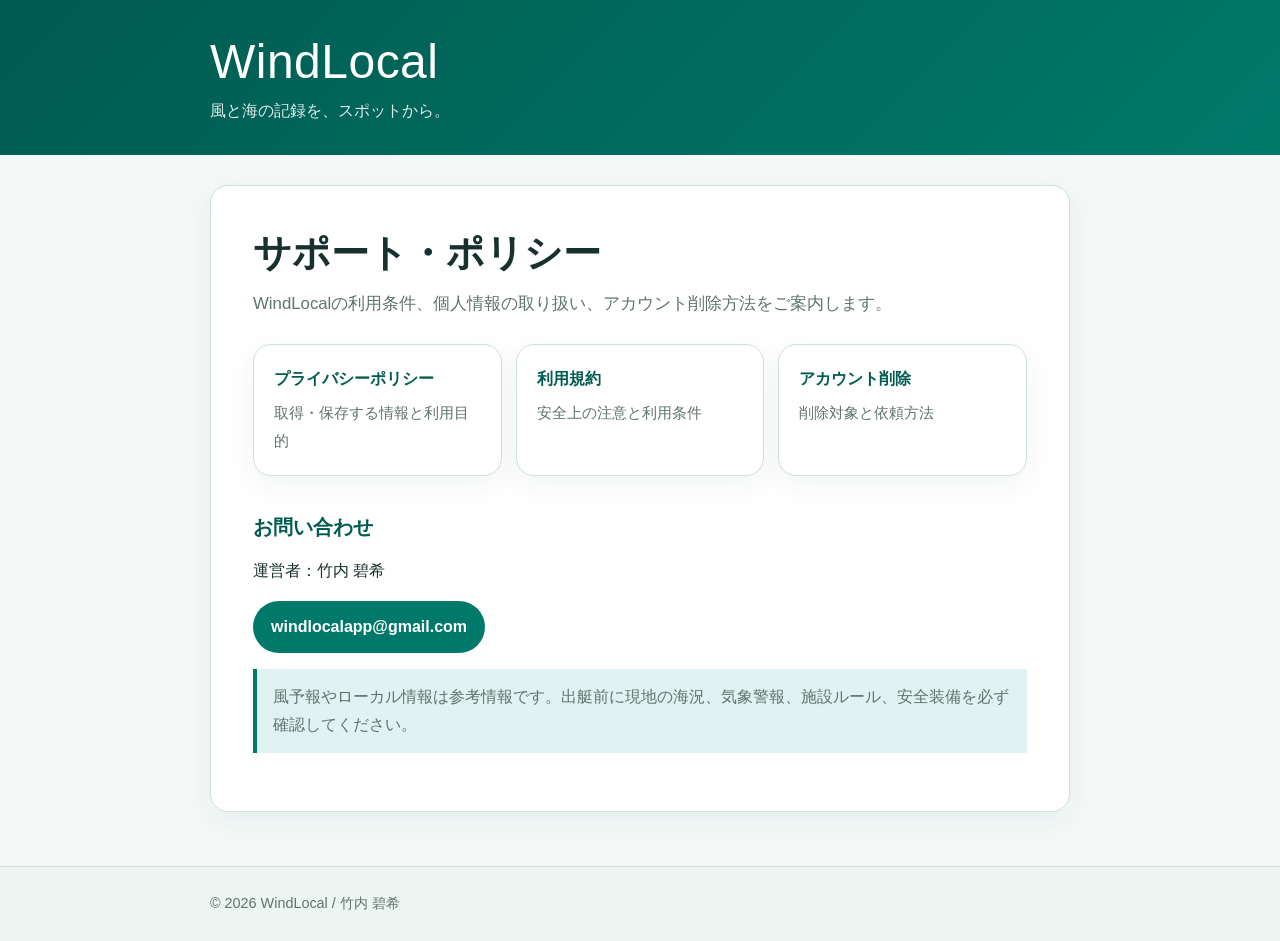
<file: index.html>
<!doctype html>
<html lang="ja">
<head>
  <meta charset="utf-8">
  <meta name="viewport" content="width=device-width, initial-scale=1">
  <meta name="description" content="WindLocalのサポート、プライバシーポリシー、利用規約、アカウント削除案内。">
  <title>WindLocal サポート</title>
  <link rel="stylesheet" href="assets/style.css">
</head>
<body>
  <header class="site-header">
    <div class="header-inner">
      <p class="brand">WindLocal</p>
      <p class="tagline">風と海の記録を、スポットから。</p>
    </div>
  </header>
  <main class="content">
    <section class="panel">
      <h1>サポート・ポリシー</h1>
      <p class="lead">WindLocalの利用条件、個人情報の取り扱い、アカウント削除方法をご案内します。</p>
      <div class="cards">
        <a class="card" href="privacy/">
          <strong>プライバシーポリシー</strong>
          <span>取得・保存する情報と利用目的</span>
        </a>
        <a class="card" href="terms/">
          <strong>利用規約</strong>
          <span>安全上の注意と利用条件</span>
        </a>
        <a class="card" href="account-deletion/">
          <strong>アカウント削除</strong>
          <span>削除対象と依頼方法</span>
        </a>
      </div>
      <h2>お問い合わせ</h2>
      <p>運営者：竹内 碧希</p>
      <p><a class="button" href="mailto:windlocalapp@gmail.com">windlocalapp@gmail.com</a></p>
      <p class="note">風予報やローカル情報は参考情報です。出艇前に現地の海況、気象警報、施設ルール、安全装備を必ず確認してください。</p>
    </section>
  </main>
  <footer class="site-footer"><div class="footer-inner">© 2026 WindLocal / 竹内 碧希</div></footer>
</body>
</html>
</file>
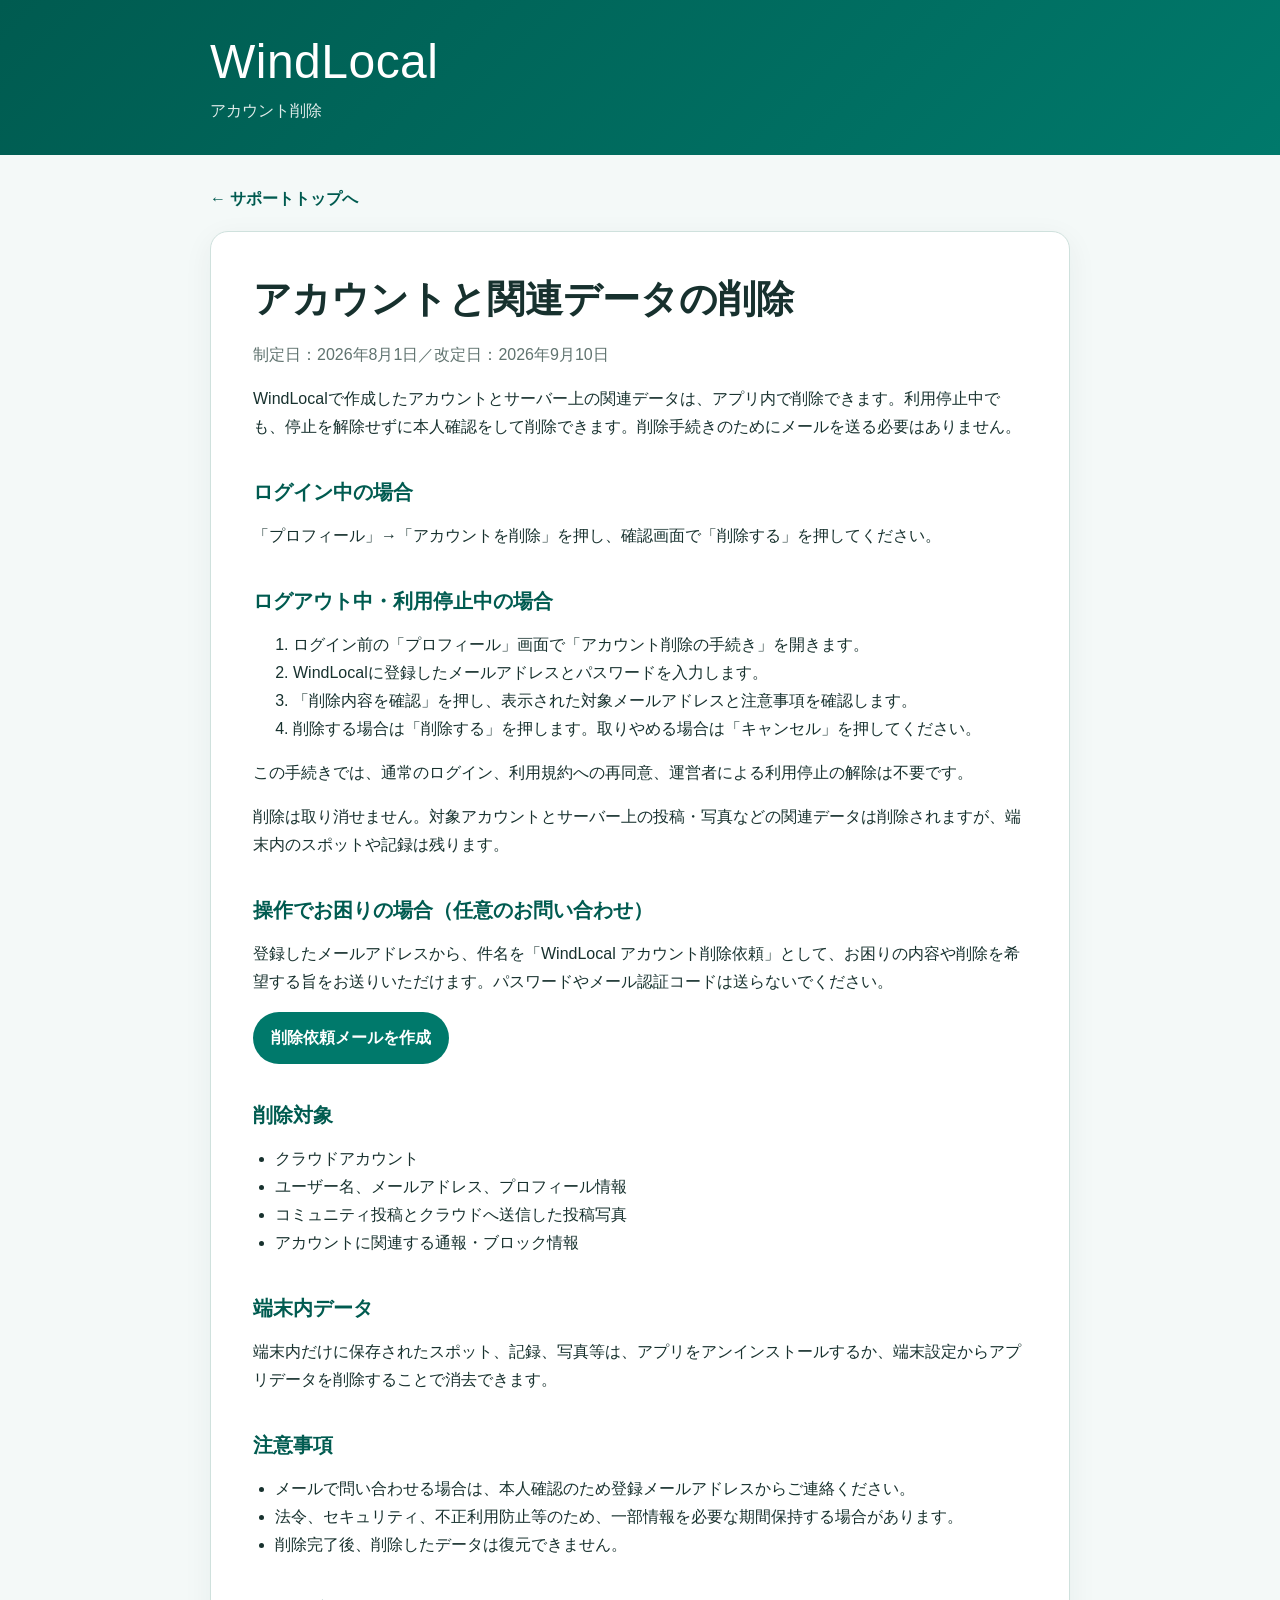
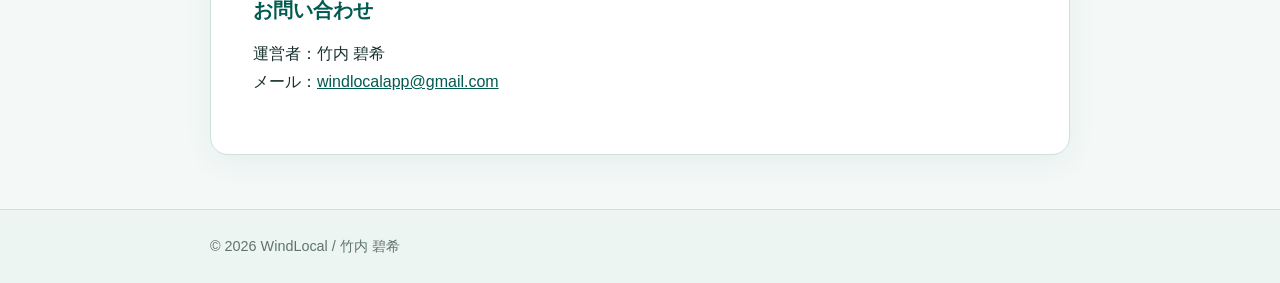
<file: account-deletion/index.html>
<!doctype html>
<html lang="ja">
<head>
  <meta charset="utf-8">
  <meta name="viewport" content="width=device-width, initial-scale=1">
  <title>アカウント削除 | WindLocal</title>
  <link rel="stylesheet" href="../assets/style.css">
</head>
<body>
  <header class="site-header"><div class="header-inner"><p class="brand">WindLocal</p><p class="tagline">アカウント削除</p></div></header>
  <main class="content">
    <a class="back-link" href="../">← サポートトップへ</a>
    <article class="panel">
      <h1>アカウントと関連データの削除</h1>
      <p class="meta">制定日：2026年8月1日／改定日：2026年9月10日</p>
      <p>WindLocalで作成したアカウントとサーバー上の関連データは、アプリ内で削除できます。利用停止中でも、停止を解除せずに本人確認をして削除できます。削除手続きのためにメールを送る必要はありません。</p>
      <h2>ログイン中の場合</h2>
      <p>「プロフィール」→「アカウントを削除」を押し、確認画面で「削除する」を押してください。</p>
      <h2>ログアウト中・利用停止中の場合</h2>
      <ol>
        <li>ログイン前の「プロフィール」画面で「アカウント削除の手続き」を開きます。</li>
        <li>WindLocalに登録したメールアドレスとパスワードを入力します。</li>
        <li>「削除内容を確認」を押し、表示された対象メールアドレスと注意事項を確認します。</li>
        <li>削除する場合は「削除する」を押します。取りやめる場合は「キャンセル」を押してください。</li>
      </ol>
      <p>この手続きでは、通常のログイン、利用規約への再同意、運営者による利用停止の解除は不要です。</p>
      <p>削除は取り消せません。対象アカウントとサーバー上の投稿・写真などの関連データは削除されますが、端末内のスポットや記録は残ります。</p>
      <h2>操作でお困りの場合（任意のお問い合わせ）</h2>
      <p>登録したメールアドレスから、件名を「WindLocal アカウント削除依頼」として、お困りの内容や削除を希望する旨をお送りいただけます。パスワードやメール認証コードは送らないでください。</p>
      <p><a class="button" href="mailto:windlocalapp@gmail.com?subject=WindLocal%20%E3%82%A2%E3%82%AB%E3%82%A6%E3%83%B3%E3%83%88%E5%89%8A%E9%99%A4%E4%BE%9D%E9%A0%BC">削除依頼メールを作成</a></p>
      <h2>削除対象</h2>
      <ul>
        <li>クラウドアカウント</li>
        <li>ユーザー名、メールアドレス、プロフィール情報</li>
        <li>コミュニティ投稿とクラウドへ送信した投稿写真</li>
        <li>アカウントに関連する通報・ブロック情報</li>
      </ul>
      <h2>端末内データ</h2>
      <p>端末内だけに保存されたスポット、記録、写真等は、アプリをアンインストールするか、端末設定からアプリデータを削除することで消去できます。</p>
      <h2>注意事項</h2>
      <ul>
        <li>メールで問い合わせる場合は、本人確認のため登録メールアドレスからご連絡ください。</li>
        <li>法令、セキュリティ、不正利用防止等のため、一部情報を必要な期間保持する場合があります。</li>
        <li>削除完了後、削除したデータは復元できません。</li>
      </ul>
      <h2>お問い合わせ</h2>
      <p>運営者：竹内 碧希<br>メール：<a href="mailto:windlocalapp@gmail.com">windlocalapp@gmail.com</a></p>
    </article>
  </main>
  <footer class="site-footer"><div class="footer-inner">© 2026 WindLocal / 竹内 碧希</div></footer>
</body>
</html>
</file>
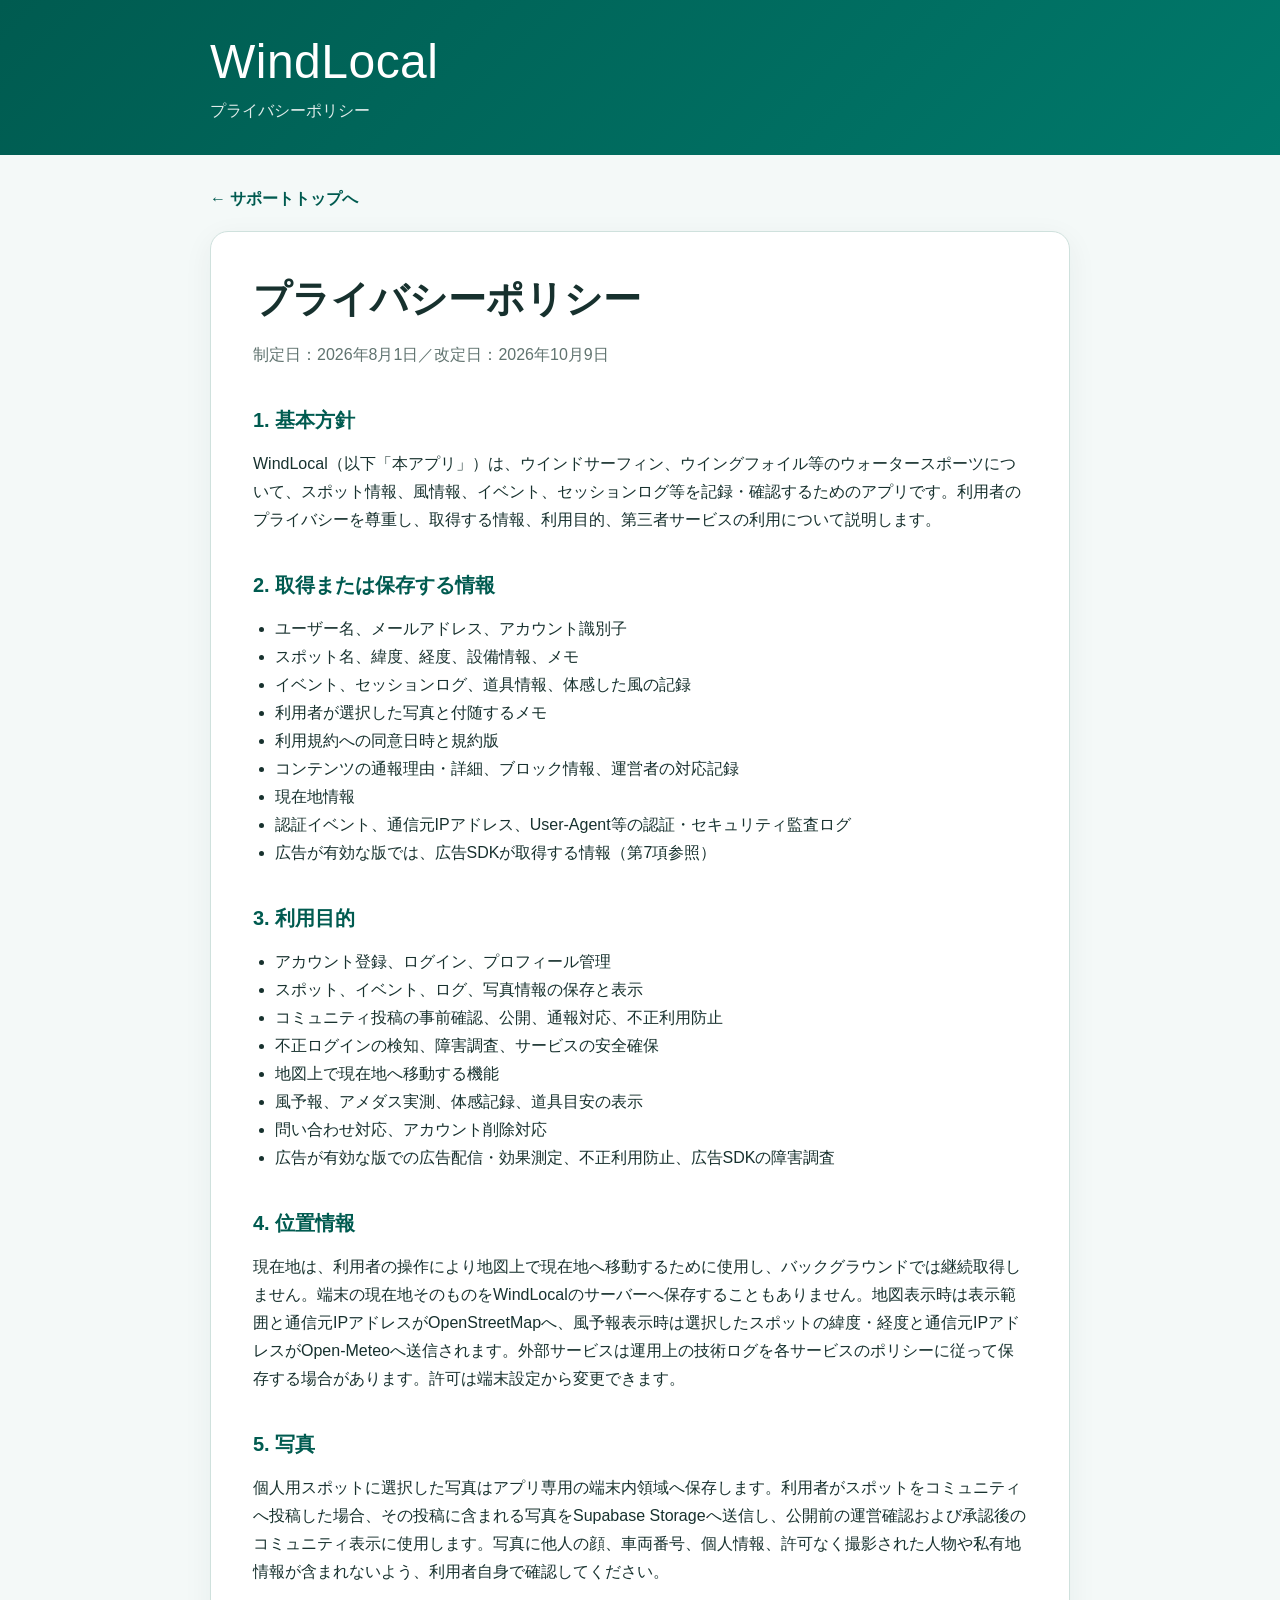
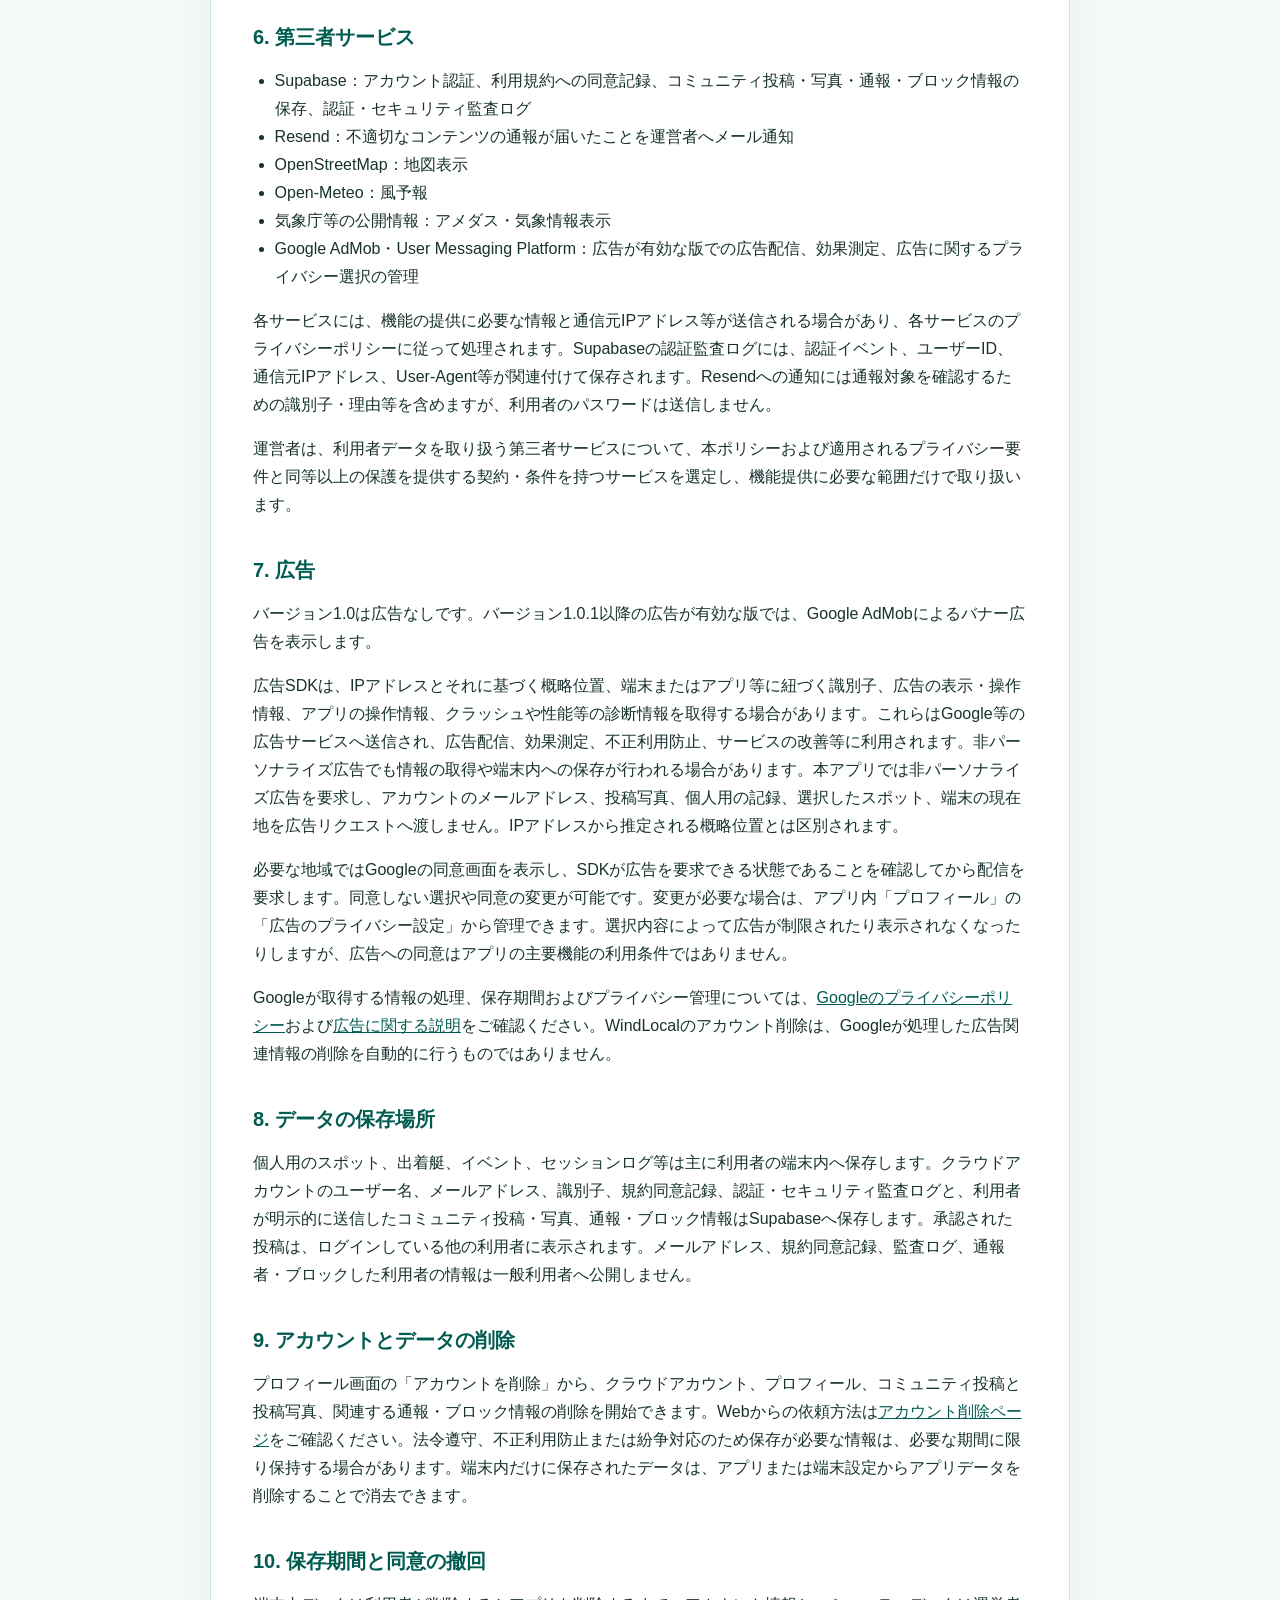
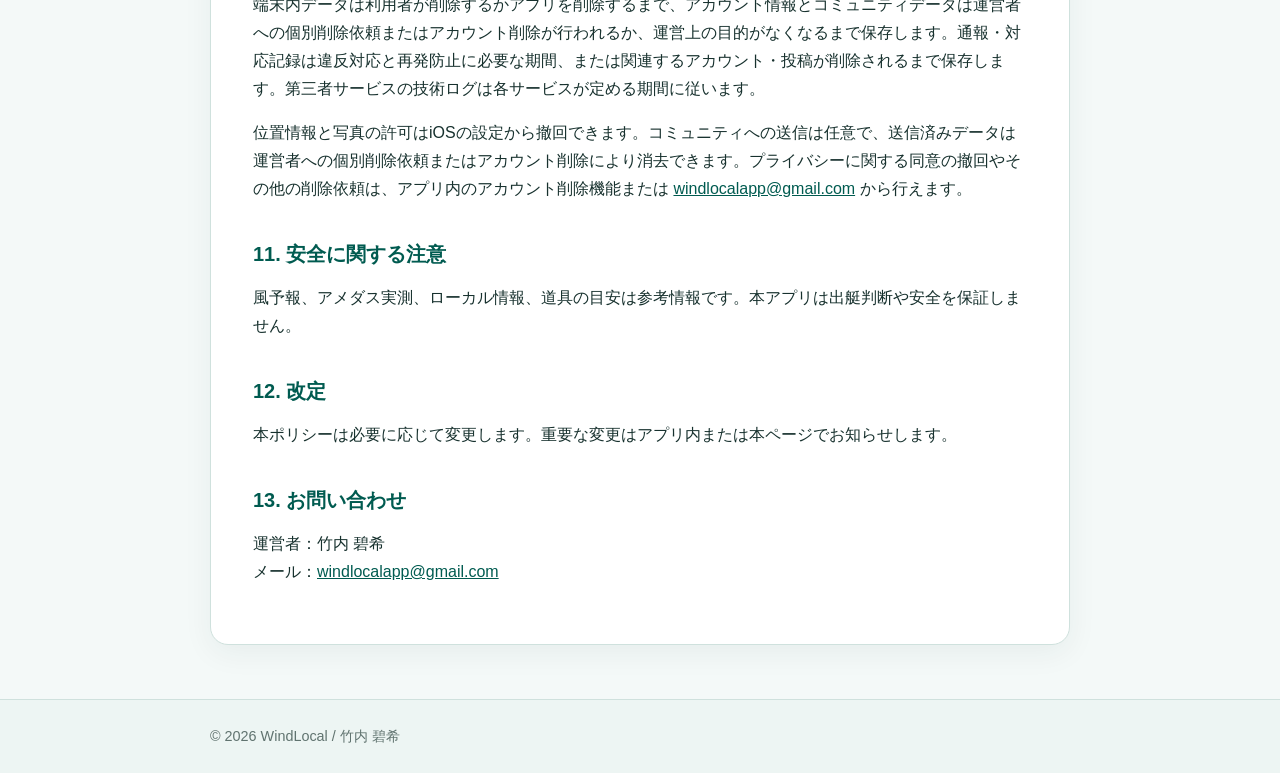
<file: privacy/index.html>
<!doctype html>
<html lang="ja">
<head>
  <meta charset="utf-8">
  <meta name="viewport" content="width=device-width, initial-scale=1">
  <title>プライバシーポリシー | WindLocal</title>
  <link rel="stylesheet" href="../assets/style.css">
</head>
<body>
  <header class="site-header"><div class="header-inner"><p class="brand">WindLocal</p><p class="tagline">プライバシーポリシー</p></div></header>
  <main class="content">
    <a class="back-link" href="../">← サポートトップへ</a>
    <article class="panel">
      <h1>プライバシーポリシー</h1>
      <p class="meta">制定日：2026年8月1日／改定日：2026年10月9日</p>
      <h2>1. 基本方針</h2>
      <p>WindLocal（以下「本アプリ」）は、ウインドサーフィン、ウイングフォイル等のウォータースポーツについて、スポット情報、風情報、イベント、セッションログ等を記録・確認するためのアプリです。利用者のプライバシーを尊重し、取得する情報、利用目的、第三者サービスの利用について説明します。</p>
      <h2>2. 取得または保存する情報</h2>
      <ul>
        <li>ユーザー名、メールアドレス、アカウント識別子</li>
        <li>スポット名、緯度、経度、設備情報、メモ</li>
        <li>イベント、セッションログ、道具情報、体感した風の記録</li>
        <li>利用者が選択した写真と付随するメモ</li>
        <li>利用規約への同意日時と規約版</li>
        <li>コンテンツの通報理由・詳細、ブロック情報、運営者の対応記録</li>
        <li>現在地情報</li>
        <li>認証イベント、通信元IPアドレス、User-Agent等の認証・セキュリティ監査ログ</li>
        <li>広告が有効な版では、広告SDKが取得する情報（第7項参照）</li>
      </ul>
      <h2>3. 利用目的</h2>
      <ul>
        <li>アカウント登録、ログイン、プロフィール管理</li>
        <li>スポット、イベント、ログ、写真情報の保存と表示</li>
        <li>コミュニティ投稿の事前確認、公開、通報対応、不正利用防止</li>
        <li>不正ログインの検知、障害調査、サービスの安全確保</li>
        <li>地図上で現在地へ移動する機能</li>
        <li>風予報、アメダス実測、体感記録、道具目安の表示</li>
        <li>問い合わせ対応、アカウント削除対応</li>
        <li>広告が有効な版での広告配信・効果測定、不正利用防止、広告SDKの障害調査</li>
      </ul>
      <h2>4. 位置情報</h2>
      <p>現在地は、利用者の操作により地図上で現在地へ移動するために使用し、バックグラウンドでは継続取得しません。端末の現在地そのものをWindLocalのサーバーへ保存することもありません。地図表示時は表示範囲と通信元IPアドレスがOpenStreetMapへ、風予報表示時は選択したスポットの緯度・経度と通信元IPアドレスがOpen-Meteoへ送信されます。外部サービスは運用上の技術ログを各サービスのポリシーに従って保存する場合があります。許可は端末設定から変更できます。</p>
      <h2>5. 写真</h2>
      <p>個人用スポットに選択した写真はアプリ専用の端末内領域へ保存します。利用者がスポットをコミュニティへ投稿した場合、その投稿に含まれる写真をSupabase Storageへ送信し、公開前の運営確認および承認後のコミュニティ表示に使用します。写真に他人の顔、車両番号、個人情報、許可なく撮影された人物や私有地情報が含まれないよう、利用者自身で確認してください。</p>
      <h2>6. 第三者サービス</h2>
      <ul>
        <li>Supabase：アカウント認証、利用規約への同意記録、コミュニティ投稿・写真・通報・ブロック情報の保存、認証・セキュリティ監査ログ</li>
        <li>Resend：不適切なコンテンツの通報が届いたことを運営者へメール通知</li>
        <li>OpenStreetMap：地図表示</li>
        <li>Open-Meteo：風予報</li>
        <li>気象庁等の公開情報：アメダス・気象情報表示</li>
        <li>Google AdMob・User Messaging Platform：広告が有効な版での広告配信、効果測定、広告に関するプライバシー選択の管理</li>
      </ul>
      <p>各サービスには、機能の提供に必要な情報と通信元IPアドレス等が送信される場合があり、各サービスのプライバシーポリシーに従って処理されます。Supabaseの認証監査ログには、認証イベント、ユーザーID、通信元IPアドレス、User-Agent等が関連付けて保存されます。Resendへの通知には通報対象を確認するための識別子・理由等を含めますが、利用者のパスワードは送信しません。</p>
      <p>運営者は、利用者データを取り扱う第三者サービスについて、本ポリシーおよび適用されるプライバシー要件と同等以上の保護を提供する契約・条件を持つサービスを選定し、機能提供に必要な範囲だけで取り扱います。</p>
      <h2>7. 広告</h2>
      <p>バージョン1.0は広告なしです。バージョン1.0.1以降の広告が有効な版では、Google AdMobによるバナー広告を表示します。</p>
      <p>広告SDKは、IPアドレスとそれに基づく概略位置、端末またはアプリ等に紐づく識別子、広告の表示・操作情報、アプリの操作情報、クラッシュや性能等の診断情報を取得する場合があります。これらはGoogle等の広告サービスへ送信され、広告配信、効果測定、不正利用防止、サービスの改善等に利用されます。非パーソナライズ広告でも情報の取得や端末内への保存が行われる場合があります。本アプリでは非パーソナライズ広告を要求し、アカウントのメールアドレス、投稿写真、個人用の記録、選択したスポット、端末の現在地を広告リクエストへ渡しません。IPアドレスから推定される概略位置とは区別されます。</p>
      <p>必要な地域ではGoogleの同意画面を表示し、SDKが広告を要求できる状態であることを確認してから配信を要求します。同意しない選択や同意の変更が可能です。変更が必要な場合は、アプリ内「プロフィール」の「広告のプライバシー設定」から管理できます。選択内容によって広告が制限されたり表示されなくなったりしますが、広告への同意はアプリの主要機能の利用条件ではありません。</p>
      <p>Googleが取得する情報の処理、保存期間およびプライバシー管理については、<a href="https://policies.google.com/privacy?hl=ja">Googleのプライバシーポリシー</a>および<a href="https://policies.google.com/technologies/ads?hl=ja">広告に関する説明</a>をご確認ください。WindLocalのアカウント削除は、Googleが処理した広告関連情報の削除を自動的に行うものではありません。</p>
      <h2>8. データの保存場所</h2>
      <p>個人用のスポット、出着艇、イベント、セッションログ等は主に利用者の端末内へ保存します。クラウドアカウントのユーザー名、メールアドレス、識別子、規約同意記録、認証・セキュリティ監査ログと、利用者が明示的に送信したコミュニティ投稿・写真、通報・ブロック情報はSupabaseへ保存します。承認された投稿は、ログインしている他の利用者に表示されます。メールアドレス、規約同意記録、監査ログ、通報者・ブロックした利用者の情報は一般利用者へ公開しません。</p>
      <h2>9. アカウントとデータの削除</h2>
      <p>プロフィール画面の「アカウントを削除」から、クラウドアカウント、プロフィール、コミュニティ投稿と投稿写真、関連する通報・ブロック情報の削除を開始できます。Webからの依頼方法は<a href="../account-deletion/">アカウント削除ページ</a>をご確認ください。法令遵守、不正利用防止または紛争対応のため保存が必要な情報は、必要な期間に限り保持する場合があります。端末内だけに保存されたデータは、アプリまたは端末設定からアプリデータを削除することで消去できます。</p>
      <h2>10. 保存期間と同意の撤回</h2>
      <p>端末内データは利用者が削除するかアプリを削除するまで、アカウント情報とコミュニティデータは運営者への個別削除依頼またはアカウント削除が行われるか、運営上の目的がなくなるまで保存します。通報・対応記録は違反対応と再発防止に必要な期間、または関連するアカウント・投稿が削除されるまで保存します。第三者サービスの技術ログは各サービスが定める期間に従います。</p>
      <p>位置情報と写真の許可はiOSの設定から撤回できます。コミュニティへの送信は任意で、送信済みデータは運営者への個別削除依頼またはアカウント削除により消去できます。プライバシーに関する同意の撤回やその他の削除依頼は、アプリ内のアカウント削除機能または <a href="mailto:windlocalapp@gmail.com">windlocalapp@gmail.com</a> から行えます。</p>
      <h2>11. 安全に関する注意</h2>
      <p>風予報、アメダス実測、ローカル情報、道具の目安は参考情報です。本アプリは出艇判断や安全を保証しません。</p>
      <h2>12. 改定</h2>
      <p>本ポリシーは必要に応じて変更します。重要な変更はアプリ内または本ページでお知らせします。</p>
      <h2>13. お問い合わせ</h2>
      <p>運営者：竹内 碧希<br>メール：<a href="mailto:windlocalapp@gmail.com">windlocalapp@gmail.com</a></p>
    </article>
  </main>
  <footer class="site-footer"><div class="footer-inner">© 2026 WindLocal / 竹内 碧希</div></footer>
</body>
</html>
</file>
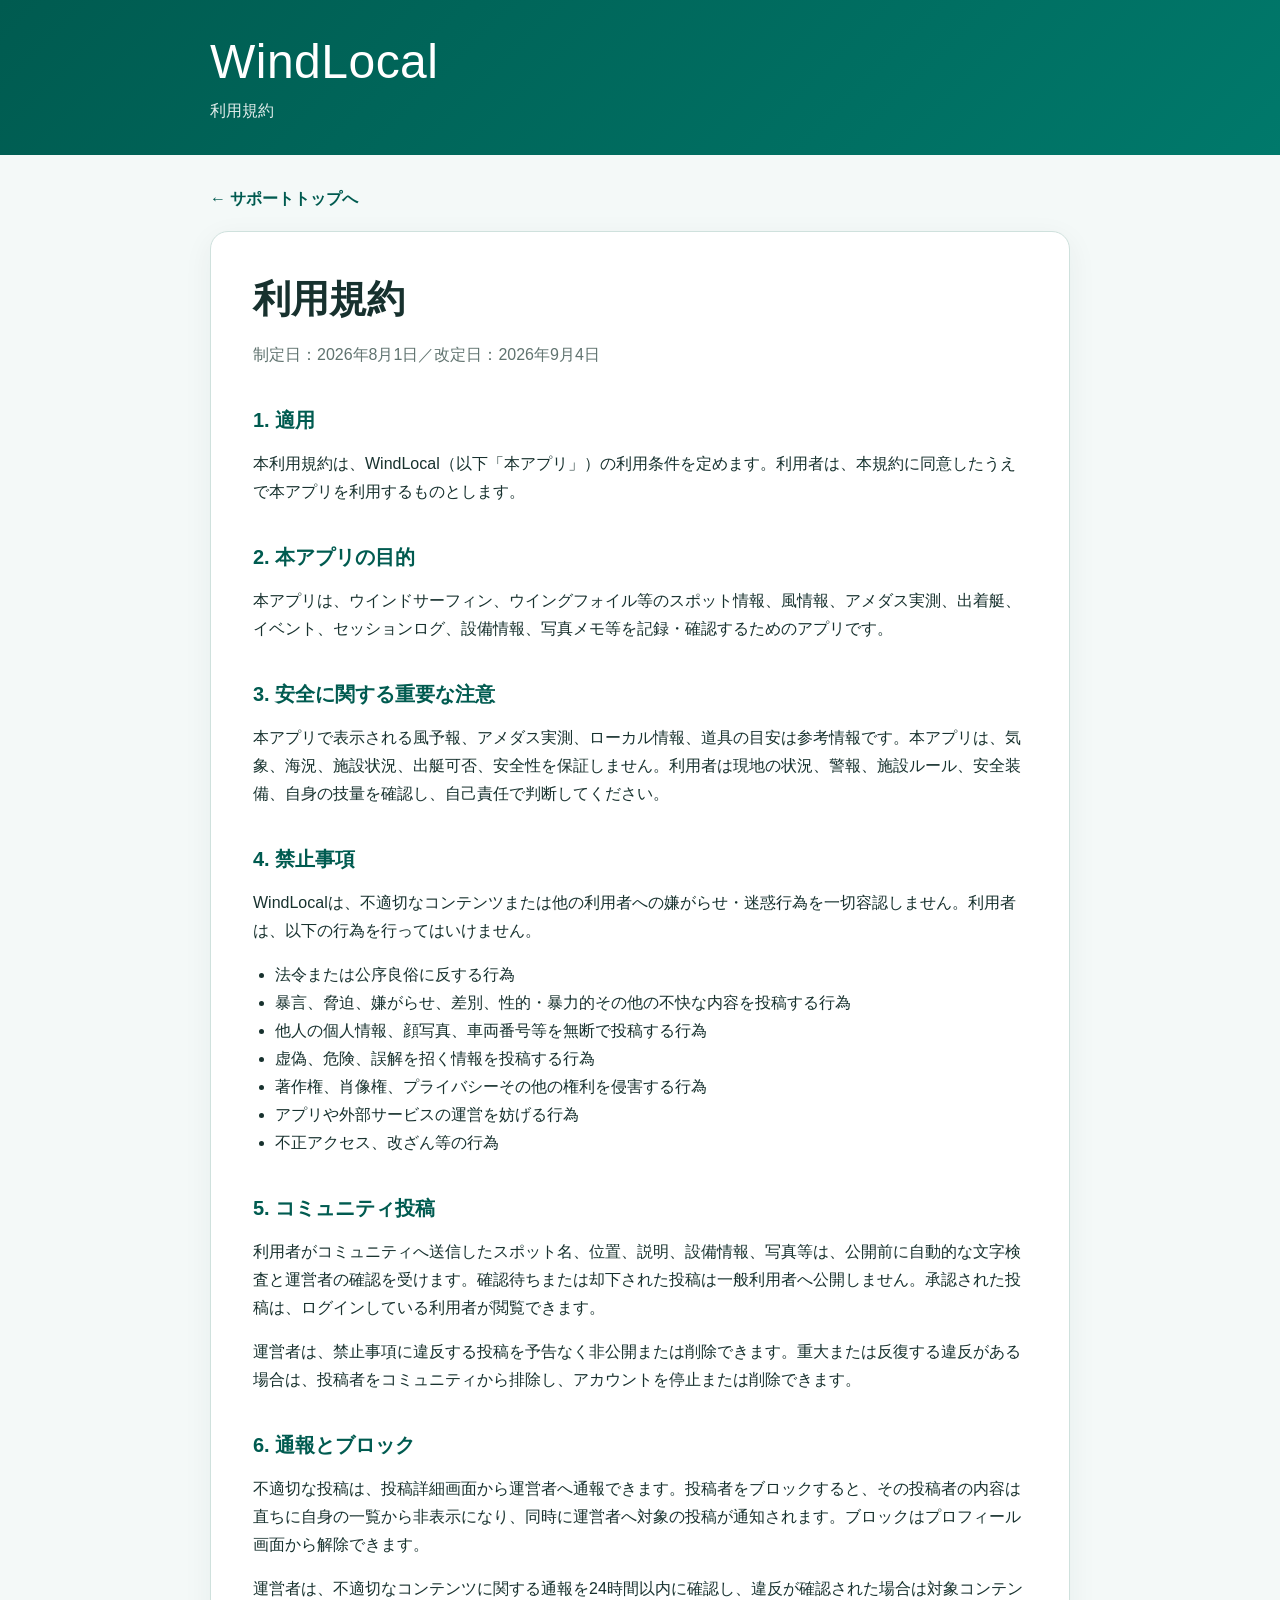
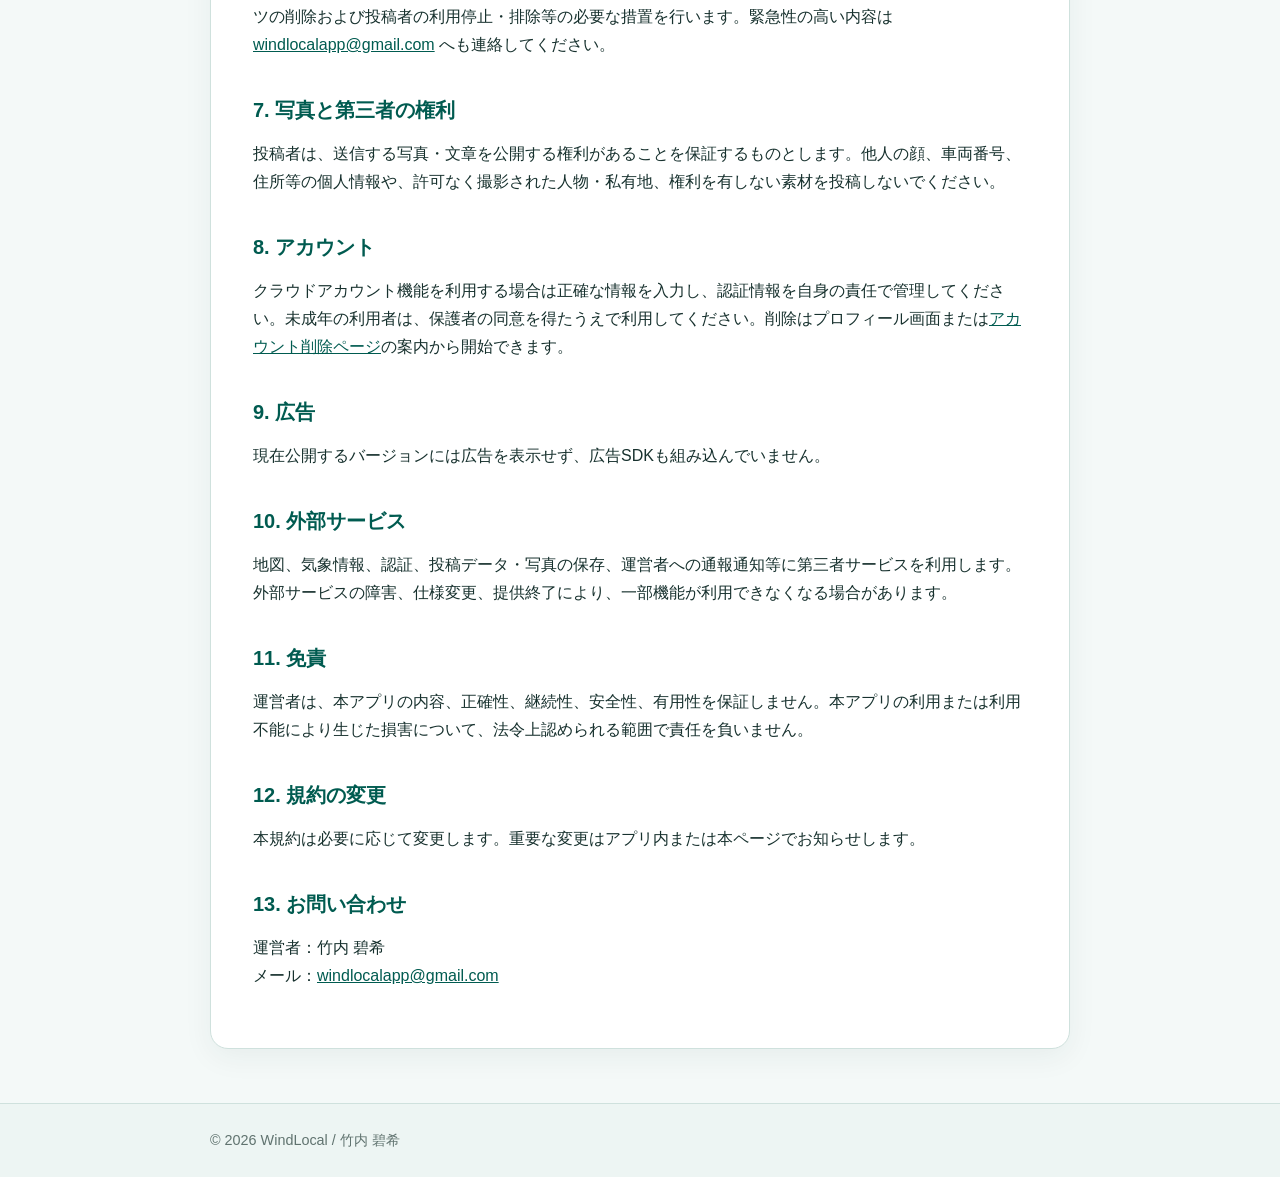
<file: terms/index.html>
<!doctype html>
<html lang="ja">
<head>
  <meta charset="utf-8">
  <meta name="viewport" content="width=device-width, initial-scale=1">
  <title>利用規約 | WindLocal</title>
  <link rel="stylesheet" href="../assets/style.css">
</head>
<body>
  <header class="site-header"><div class="header-inner"><p class="brand">WindLocal</p><p class="tagline">利用規約</p></div></header>
  <main class="content">
    <a class="back-link" href="../">← サポートトップへ</a>
    <article class="panel">
      <h1>利用規約</h1>
      <p class="meta">制定日：2026年8月1日／改定日：2026年9月4日</p>
      <h2>1. 適用</h2>
      <p>本利用規約は、WindLocal（以下「本アプリ」）の利用条件を定めます。利用者は、本規約に同意したうえで本アプリを利用するものとします。</p>
      <h2>2. 本アプリの目的</h2>
      <p>本アプリは、ウインドサーフィン、ウイングフォイル等のスポット情報、風情報、アメダス実測、出着艇、イベント、セッションログ、設備情報、写真メモ等を記録・確認するためのアプリです。</p>
      <h2>3. 安全に関する重要な注意</h2>
      <p>本アプリで表示される風予報、アメダス実測、ローカル情報、道具の目安は参考情報です。本アプリは、気象、海況、施設状況、出艇可否、安全性を保証しません。利用者は現地の状況、警報、施設ルール、安全装備、自身の技量を確認し、自己責任で判断してください。</p>
      <h2>4. 禁止事項</h2>
      <p>WindLocalは、不適切なコンテンツまたは他の利用者への嫌がらせ・迷惑行為を一切容認しません。利用者は、以下の行為を行ってはいけません。</p>
      <ul>
        <li>法令または公序良俗に反する行為</li>
        <li>暴言、脅迫、嫌がらせ、差別、性的・暴力的その他の不快な内容を投稿する行為</li>
        <li>他人の個人情報、顔写真、車両番号等を無断で投稿する行為</li>
        <li>虚偽、危険、誤解を招く情報を投稿する行為</li>
        <li>著作権、肖像権、プライバシーその他の権利を侵害する行為</li>
        <li>アプリや外部サービスの運営を妨げる行為</li>
        <li>不正アクセス、改ざん等の行為</li>
      </ul>
      <h2>5. コミュニティ投稿</h2>
      <p>利用者がコミュニティへ送信したスポット名、位置、説明、設備情報、写真等は、公開前に自動的な文字検査と運営者の確認を受けます。確認待ちまたは却下された投稿は一般利用者へ公開しません。承認された投稿は、ログインしている利用者が閲覧できます。</p>
      <p>運営者は、禁止事項に違反する投稿を予告なく非公開または削除できます。重大または反復する違反がある場合は、投稿者をコミュニティから排除し、アカウントを停止または削除できます。</p>
      <h2>6. 通報とブロック</h2>
      <p>不適切な投稿は、投稿詳細画面から運営者へ通報できます。投稿者をブロックすると、その投稿者の内容は直ちに自身の一覧から非表示になり、同時に運営者へ対象の投稿が通知されます。ブロックはプロフィール画面から解除できます。</p>
      <p>運営者は、不適切なコンテンツに関する通報を24時間以内に確認し、違反が確認された場合は対象コンテンツの削除および投稿者の利用停止・排除等の必要な措置を行います。緊急性の高い内容は <a href="mailto:windlocalapp@gmail.com">windlocalapp@gmail.com</a> へも連絡してください。</p>
      <h2>7. 写真と第三者の権利</h2>
      <p>投稿者は、送信する写真・文章を公開する権利があることを保証するものとします。他人の顔、車両番号、住所等の個人情報や、許可なく撮影された人物・私有地、権利を有しない素材を投稿しないでください。</p>
      <h2>8. アカウント</h2>
      <p>クラウドアカウント機能を利用する場合は正確な情報を入力し、認証情報を自身の責任で管理してください。未成年の利用者は、保護者の同意を得たうえで利用してください。削除はプロフィール画面または<a href="../account-deletion/">アカウント削除ページ</a>の案内から開始できます。</p>
      <h2>9. 広告</h2>
      <p>現在公開するバージョンには広告を表示せず、広告SDKも組み込んでいません。</p>
      <h2>10. 外部サービス</h2>
      <p>地図、気象情報、認証、投稿データ・写真の保存、運営者への通報通知等に第三者サービスを利用します。外部サービスの障害、仕様変更、提供終了により、一部機能が利用できなくなる場合があります。</p>
      <h2>11. 免責</h2>
      <p>運営者は、本アプリの内容、正確性、継続性、安全性、有用性を保証しません。本アプリの利用または利用不能により生じた損害について、法令上認められる範囲で責任を負いません。</p>
      <h2>12. 規約の変更</h2>
      <p>本規約は必要に応じて変更します。重要な変更はアプリ内または本ページでお知らせします。</p>
      <h2>13. お問い合わせ</h2>
      <p>運営者：竹内 碧希<br>メール：<a href="mailto:windlocalapp@gmail.com">windlocalapp@gmail.com</a></p>
    </article>
  </main>
  <footer class="site-footer"><div class="footer-inner">© 2026 WindLocal / 竹内 碧希</div></footer>
</body>
</html>
</file>
<file: assets/style.css>
:root {
  color-scheme: light;
  --brand: #00796b;
  --brand-dark: #005b50;
  --brand-soft: #e0f2f1;
  --ink: #17312e;
  --muted: #60736f;
  --line: #cfe1dd;
  --surface: #ffffff;
  --background: #f4f9f8;
}

* {
  box-sizing: border-box;
}

body {
  margin: 0;
  color: var(--ink);
  background: var(--background);
  font-family: -apple-system, BlinkMacSystemFont, "Hiragino Sans", "Yu Gothic", sans-serif;
  line-height: 1.75;
}

a {
  color: var(--brand-dark);
}

.site-header {
  background: linear-gradient(135deg, var(--brand-dark), var(--brand));
  color: #fff;
}

.header-inner,
.content,
.footer-inner {
  width: min(100% - 32px, 860px);
  margin: 0 auto;
}

.header-inner {
  padding: 34px 0 30px;
}

.brand {
  margin: 0;
  color: #fff;
  font-size: clamp(2rem, 7vw, 3rem);
  line-height: 1.15;
  letter-spacing: 0.01em;
}

.tagline {
  margin: 8px 0 0;
  color: rgba(255, 255, 255, 0.88);
}

.content {
  padding: 30px 0 54px;
}

.panel,
.card {
  border: 1px solid var(--line);
  border-radius: 18px;
  background: var(--surface);
  box-shadow: 0 8px 30px rgba(23, 49, 46, 0.06);
}

.panel {
  padding: clamp(22px, 5vw, 42px);
}

.lead {
  margin: 0 0 26px;
  color: var(--muted);
  font-size: 1.05rem;
}

.cards {
  display: grid;
  grid-template-columns: repeat(3, minmax(0, 1fr));
  gap: 14px;
  margin: 24px 0;
}

.card {
  display: block;
  padding: 20px;
  color: var(--ink);
  text-decoration: none;
  transition: transform 150ms ease, border-color 150ms ease;
}

.card:hover,
.card:focus-visible {
  border-color: var(--brand);
  transform: translateY(-2px);
}

.card strong {
  display: block;
  margin-bottom: 6px;
  color: var(--brand-dark);
}

.card span {
  color: var(--muted);
  font-size: 0.92rem;
}

.back-link {
  display: inline-block;
  margin-bottom: 18px;
  font-weight: 700;
  text-decoration: none;
}

h1,
h2 {
  line-height: 1.35;
}

h1 {
  margin: 0 0 10px;
  font-size: clamp(1.75rem, 5vw, 2.35rem);
}

h2 {
  margin: 34px 0 10px;
  padding-top: 4px;
  color: var(--brand-dark);
  font-size: 1.25rem;
}

ul {
  padding-left: 1.35rem;
}

.meta,
.note {
  color: var(--muted);
}

.note {
  padding: 14px 16px;
  border-left: 4px solid var(--brand);
  background: var(--brand-soft);
}

.button {
  display: inline-block;
  padding: 12px 18px;
  border-radius: 999px;
  color: #fff;
  background: var(--brand);
  font-weight: 700;
  text-decoration: none;
}

.site-footer {
  border-top: 1px solid var(--line);
  color: var(--muted);
  background: #edf5f3;
}

.footer-inner {
  padding: 24px 0;
  font-size: 0.9rem;
}

@media (max-width: 700px) {
  .cards {
    grid-template-columns: 1fr;
  }

  .header-inner {
    padding-top: 26px;
  }
}
</file>
